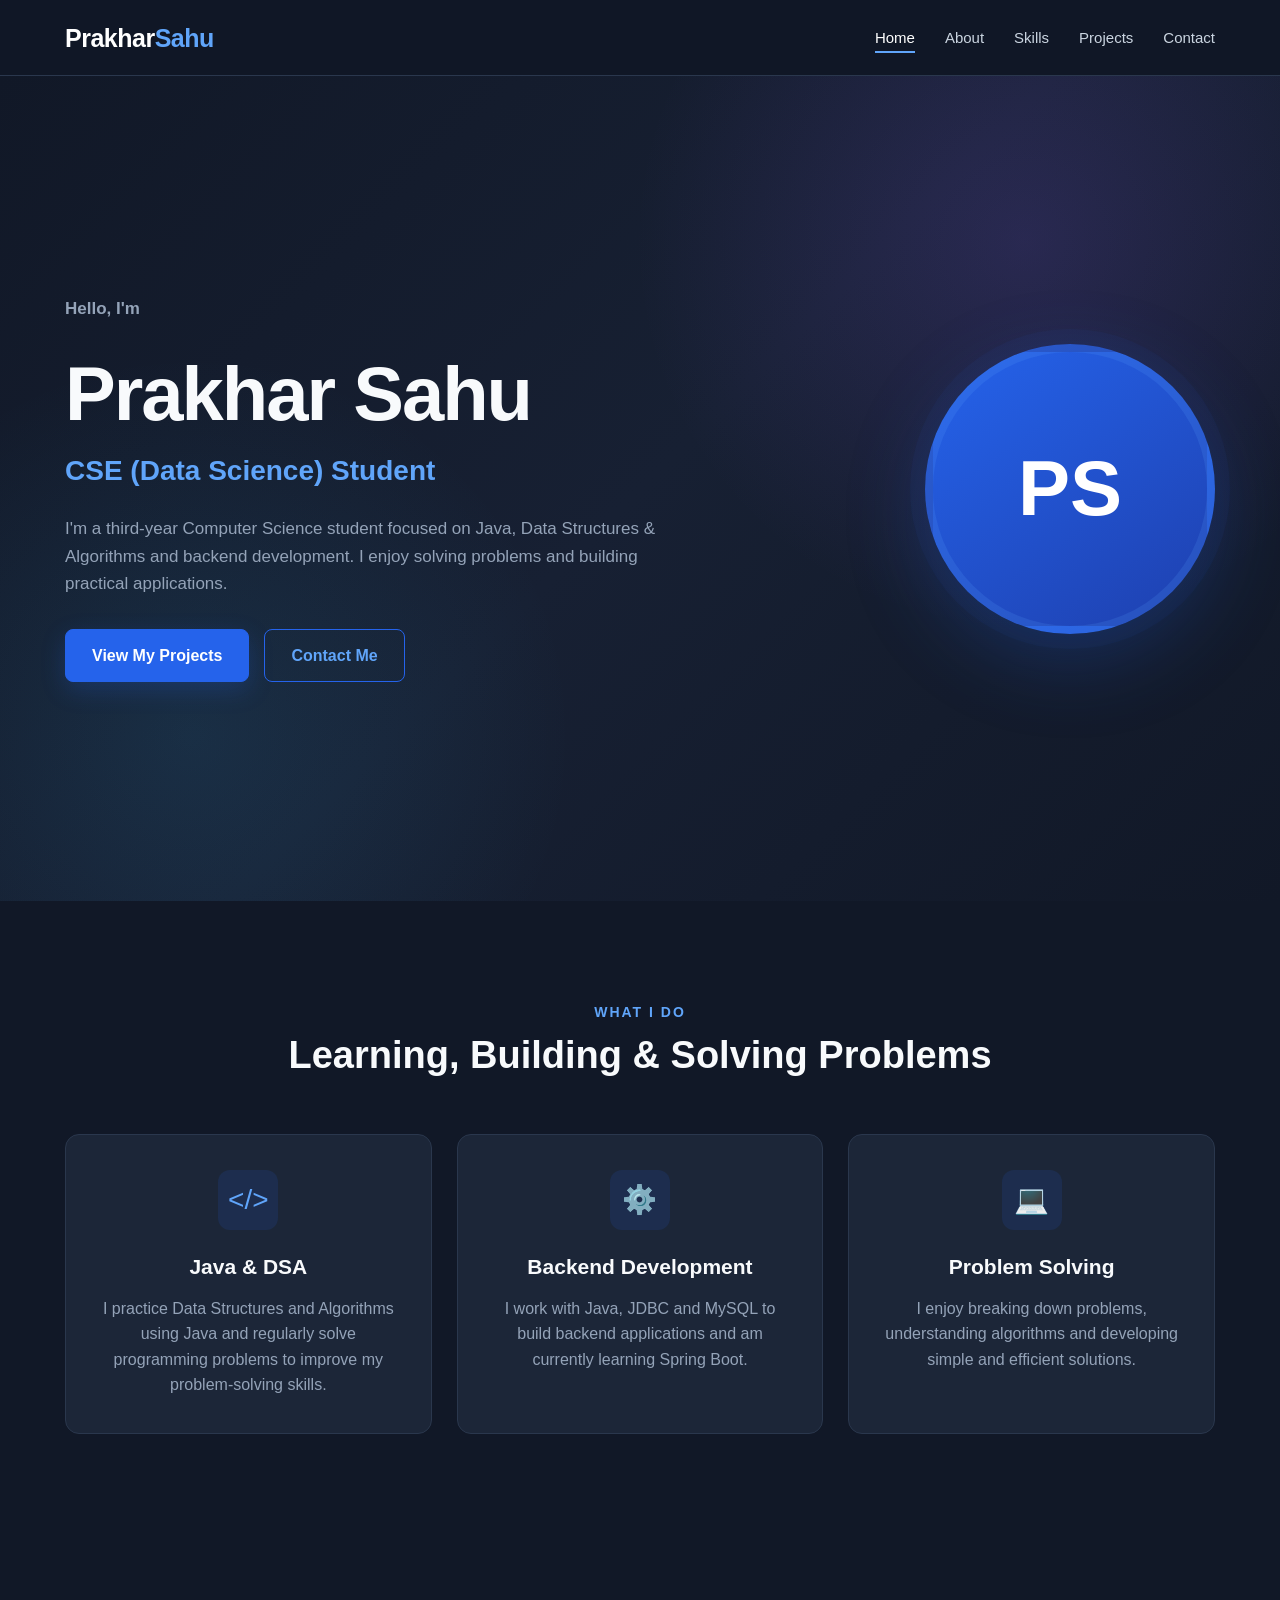
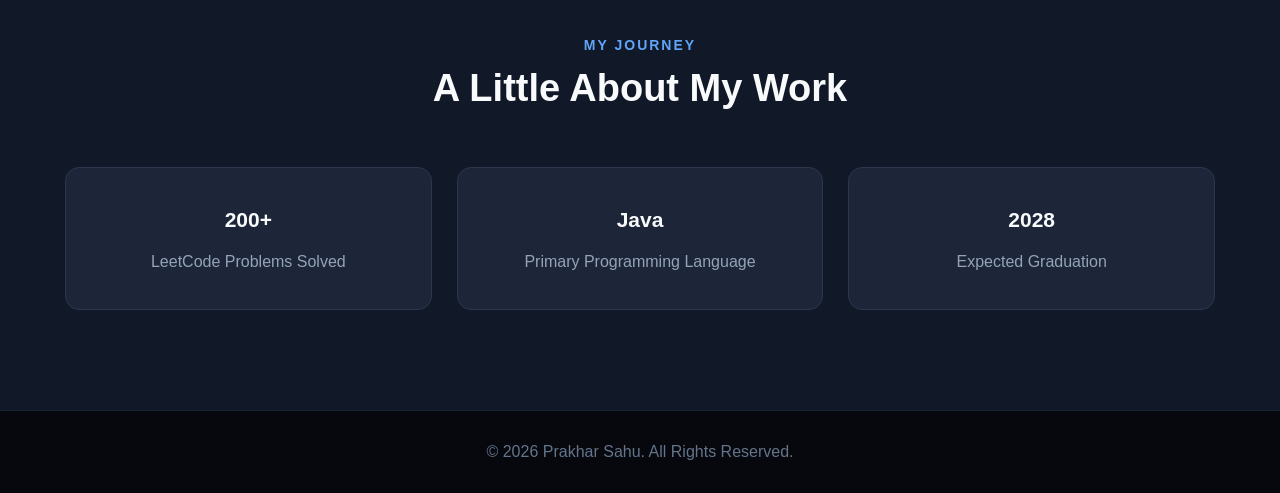
<file: index.html>
<!DOCTYPE html>

<html lang="en">
<head>
    <meta charset="UTF-8">
    <meta name="viewport" content="width=device-width, initial-scale=1.0">


<meta name="description"
      content="Portfolio of Prakhar Sahu - CSE (Data Science) student focused on Java, DSA and backend development.">

<title>Prakhar Sahu | Portfolio</title>

<link rel="stylesheet" href="style.css">


</head>

<body>


<!-- ================= HEADER ================= -->

<header class="header">

    <div class="container navbar">

        <a href="index.html" class="logo">
            Prakhar<span>Sahu</span>
        </a>

        <div>
            <ul class="nav-links">
                <li>
                    <a href="index.html" class="active">Home</a>
                </li>

                <li>
                    <a href="about.html">About</a>
                </li>

                <li>
                    <a href="skills.html">Skills</a>
                </li>

                <li>
                    <a href="projects.html">Projects</a>
                </li>

                <li>
                    <a href="contact.html">Contact</a>
                </li>
            </ul>
        </div>

    </div>

</header>


<main>

    <!-- ================= HERO ================= -->

    <section class="hero">

        <div class="container hero-content">

            <div class="hero-text">

                <p class="small-heading">
                    Hello, I'm
                </p>

                <h1>
                    Prakhar Sahu
                </h1>

                <h2>
                    CSE (Data Science) Student
                </h2>

                <p>
                    I'm a third-year Computer Science student focused on
                    Java, Data Structures & Algorithms and backend
                    development. I enjoy solving problems and building
                    practical applications.
                </p>

                <div class="hero-buttons">

                    <a href="projects.html" class="btn">
                        View My Projects
                    </a>

                    <a href="contact.html" class="btn btn-outline">
                        Contact Me
                    </a>

                </div>

            </div>


            <div class="hero-image">

                <div class="profile-circle">
                    PS
                </div>

            </div>

        </div>

    </section>


    <!-- ================= INTRO ================= -->

    <section class="section">

        <div class="container">

            <div class="section-title">

                <p>What I Do</p>

                <h2>
                    Learning, Building & Solving Problems
                </h2>

            </div>


            <div class="cards">

                <!-- CARD 1 -->

                <div class="card">

                    <div class="card-icon">
                        &lt;/&gt;
                    </div>

                    <h3>
                        Java & DSA
                    </h3>

                    <p>
                        I practice Data Structures and Algorithms
                        using Java and regularly solve programming
                        problems to improve my problem-solving skills.
                    </p>

                </div>


                <!-- CARD 2 -->

                <div class="card">

                    <div class="card-icon">
                        ⚙️
                    </div>

                    <h3>
                        Backend Development
                    </h3>

                    <p>
                        I work with Java, JDBC and MySQL to build
                        backend applications and am currently learning
                        Spring Boot.
                    </p>

                </div>


                <!-- CARD 3 -->

                <div class="card">

                    <div class="card-icon">
                        💻
                    </div>

                    <h3>
                        Problem Solving
                    </h3>

                    <p>
                        I enjoy breaking down problems, understanding
                        algorithms and developing simple and efficient
                        solutions.
                    </p>

                </div>

            </div>

        </div>

    </section>


    <!-- ================= QUICK STATS ================= -->

    <section class="section">

        <div class="container">

            <div class="section-title">

                <p>My Journey</p>

                <h2>
                    A Little About My Work
                </h2>

            </div>


            <div class="cards">

                <div class="card">

                    <h3>
                        200+
                    </h3>

                    <p>
                        LeetCode Problems Solved
                    </p>

                </div>


                <div class="card">

                    <h3>
                        Java
                    </h3>

                    <p>
                        Primary Programming Language
                    </p>

                </div>


                <div class="card">

                    <h3>
                        2028
                    </h3>

                    <p>
                        Expected Graduation
                    </p>

                </div>

            </div>

        </div>

    </section>

</main>


<!-- ================= FOOTER ================= -->

<footer class="footer">

    <p>
        © 2026 Prakhar Sahu. All Rights Reserved.
    </p>

</footer>


</body>
</html>
</file>
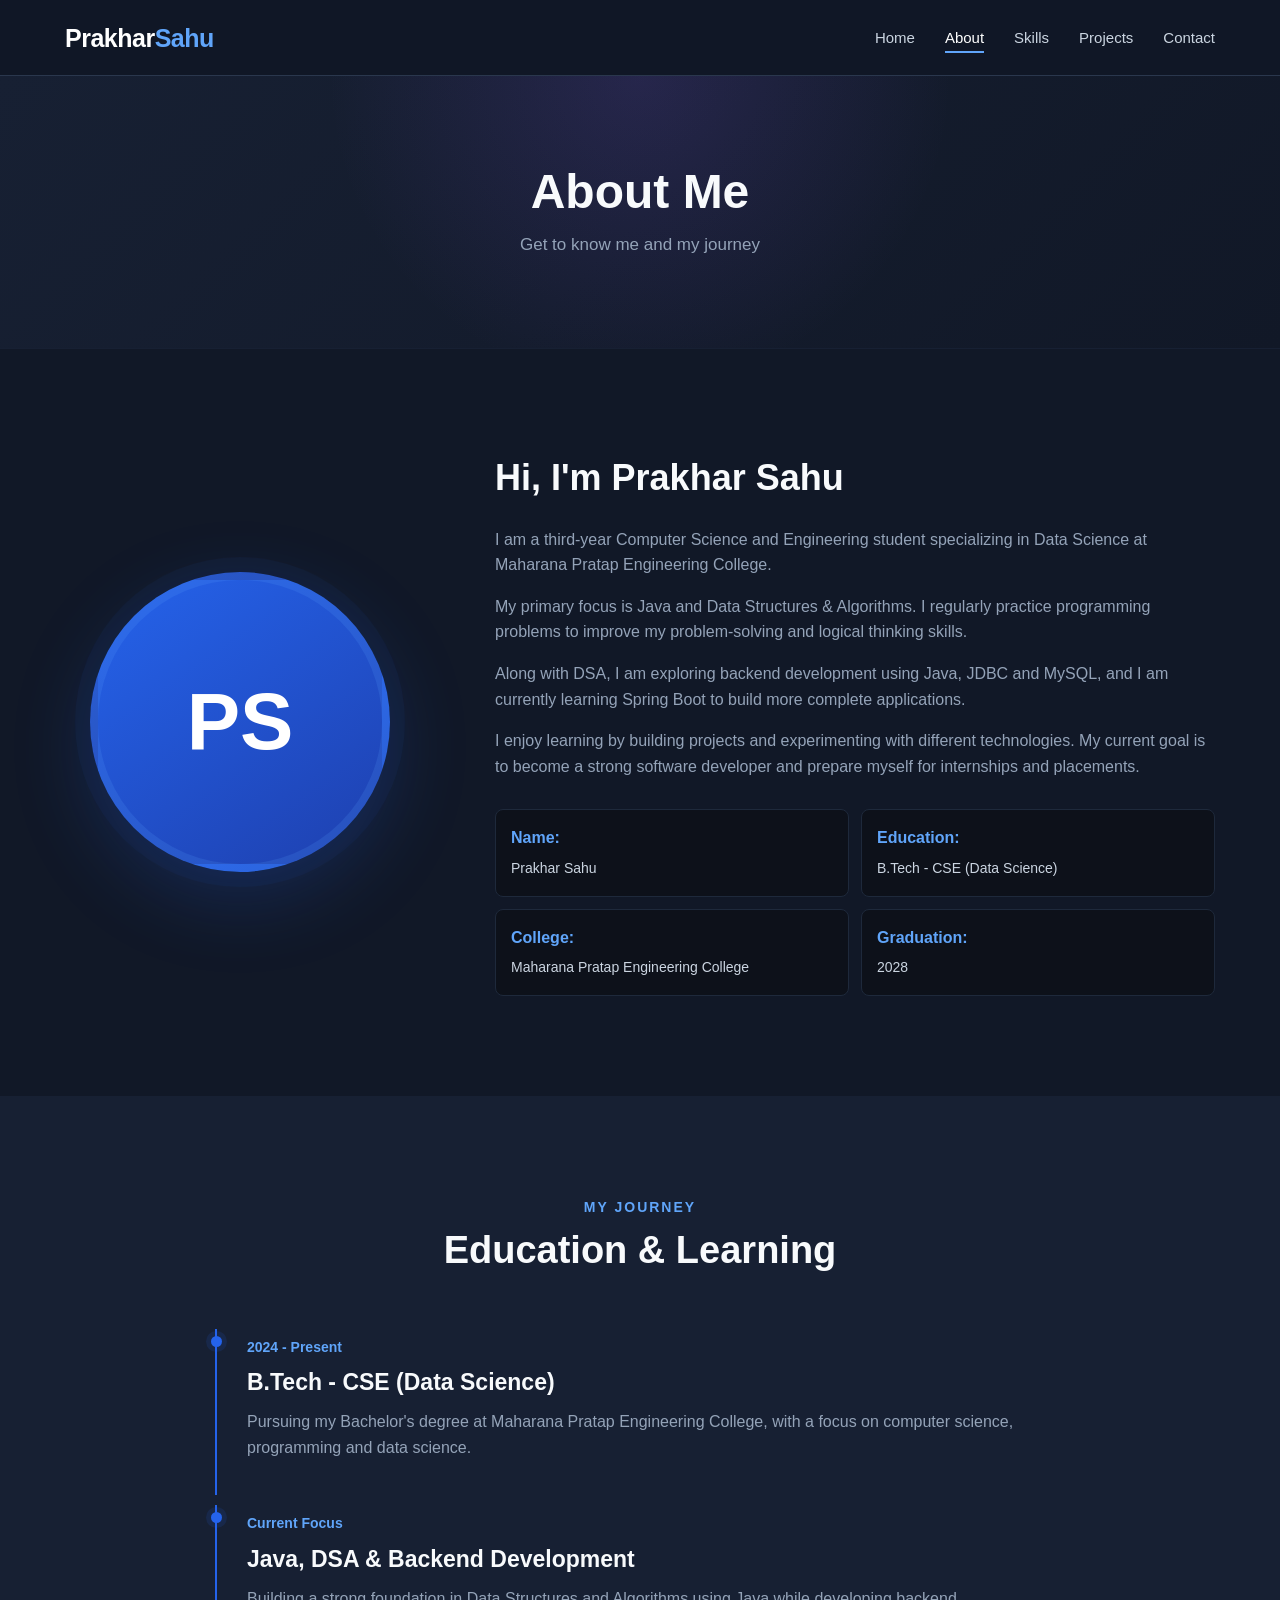
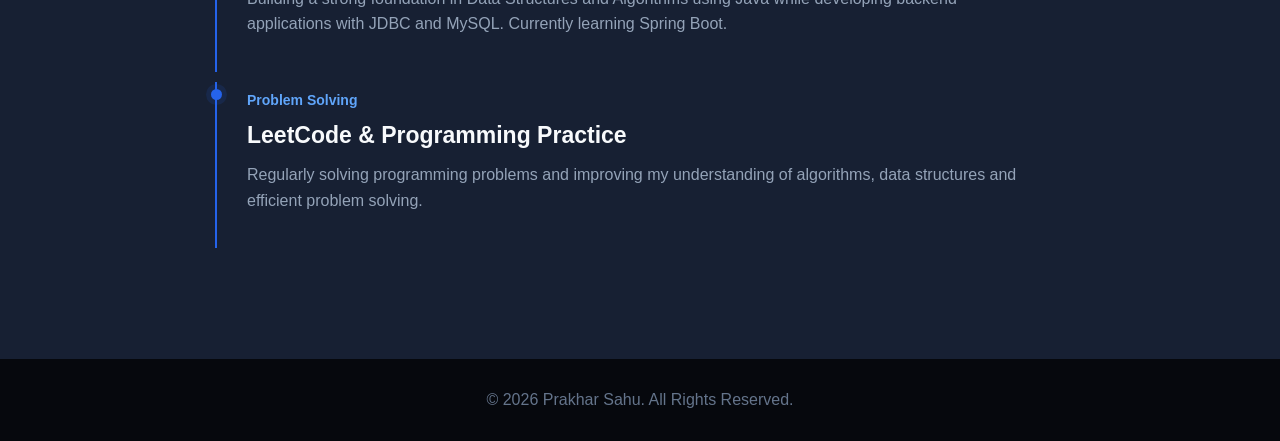
<file: about.html>
<!DOCTYPE html>

<html lang="en">

<head>

<meta charset="UTF-8">

<meta name="viewport"
      content="width=device-width, initial-scale=1.0">

<meta name="description"
      content="About Prakhar Sahu - CSE (Data Science) student focused on Java, DSA and backend development.">

<title>Prakhar Sahu | About</title>

<link rel="stylesheet" href="style.css">


</head>

<body>

<!-- ================= HEADER ================= -->

<header class="header">

    <div class="container navbar">

        <a href="index.html" class="logo">
            Prakhar<span>Sahu</span>
        </a>


        <nav>

            <ul class="nav-links">

                <li>
                    <a href="index.html">
                        Home
                    </a>
                </li>

                <li>
                    <a href="about.html" class="active">
                        About
                    </a>
                </li>

                <li>
                    <a href="skills.html">
                        Skills
                    </a>
                </li>

                <li>
                    <a href="projects.html">
                        Projects
                    </a>
                </li>

                <li>
                    <a href="contact.html">
                        Contact
                    </a>
                </li>

            </ul>

        </nav>

    </div>

</header>



<!-- ================= PAGE HEADER ================= -->

<section class="page-header">

    <div class="container">

        <h1>
            About Me
        </h1>

        <p>
            Get to know me and my journey
        </p>

    </div>

</section>



<!-- ================= ABOUT ================= -->

<main>

    <section class="section">

        <div class="container about-content">


            <div class="about-image">

                <div class="profile-large">
                    PS
                </div>

            </div>


            <div class="about-text">

                <h2>
                    Hi, I'm Prakhar Sahu
                </h2>

                <p>
                    I am a third-year Computer Science and Engineering
                    student specializing in Data Science at Maharana
                    Pratap Engineering College.
                </p>

                <p>
                    My primary focus is Java and Data Structures &
                    Algorithms. I regularly practice programming
                    problems to improve my problem-solving and
                    logical thinking skills.
                </p>

                <p>
                    Along with DSA, I am exploring backend development
                    using Java, JDBC and MySQL, and I am currently
                    learning Spring Boot to build more complete
                    applications.
                </p>

                <p>
                    I enjoy learning by building projects and
                    experimenting with different technologies.
                    My current goal is to become a strong software
                    developer and prepare myself for internships
                    and placements.
                </p>


                <div class="about-info">

                    <div>
                        <strong>Name:</strong>
                        <span>Prakhar Sahu</span>
                    </div>

                    <div>
                        <strong>Education:</strong>
                        <span>B.Tech - CSE (Data Science)</span>
                    </div>

                    <div>
                        <strong>College:</strong>
                        <span>Maharana Pratap Engineering College</span>
                    </div>

                    <div>
                        <strong>Graduation:</strong>
                        <span>2028</span>
                    </div>

                </div>

            </div>

        </div>

    </section>


    <!-- ================= EDUCATION ================= -->

    <section class="section light-section">

        <div class="container">

            <div class="section-title">

                <p>My Journey</p>

                <h2>
                    Education & Learning
                </h2>

            </div>


            <div class="timeline">

                <div class="timeline-item">

                    <span>
                        2024 - Present
                    </span>

                    <h3>
                        B.Tech - CSE (Data Science)
                    </h3>

                    <p>
                        Pursuing my Bachelor's degree at Maharana
                        Pratap Engineering College, with a focus on
                        computer science, programming and data science.
                    </p>

                </div>


                <div class="timeline-item">

                    <span>
                        Current Focus
                    </span>

                    <h3>
                        Java, DSA & Backend Development
                    </h3>

                    <p>
                        Building a strong foundation in Data Structures
                        and Algorithms using Java while developing
                        backend applications with JDBC and MySQL.
                        Currently learning Spring Boot.
                    </p>

                </div>


                <div class="timeline-item">

                    <span>
                        Problem Solving
                    </span>

                    <h3>
                        LeetCode & Programming Practice
                    </h3>

                    <p>
                        Regularly solving programming problems and
                        improving my understanding of algorithms,
                        data structures and efficient problem solving.
                    </p>

                </div>

            </div>

        </div>

    </section>

</main>



<!-- ================= FOOTER ================= -->

<footer class="footer">

    <p>
        © 2026 Prakhar Sahu. All Rights Reserved.
    </p>

</footer>


</body>
</html>
</file>
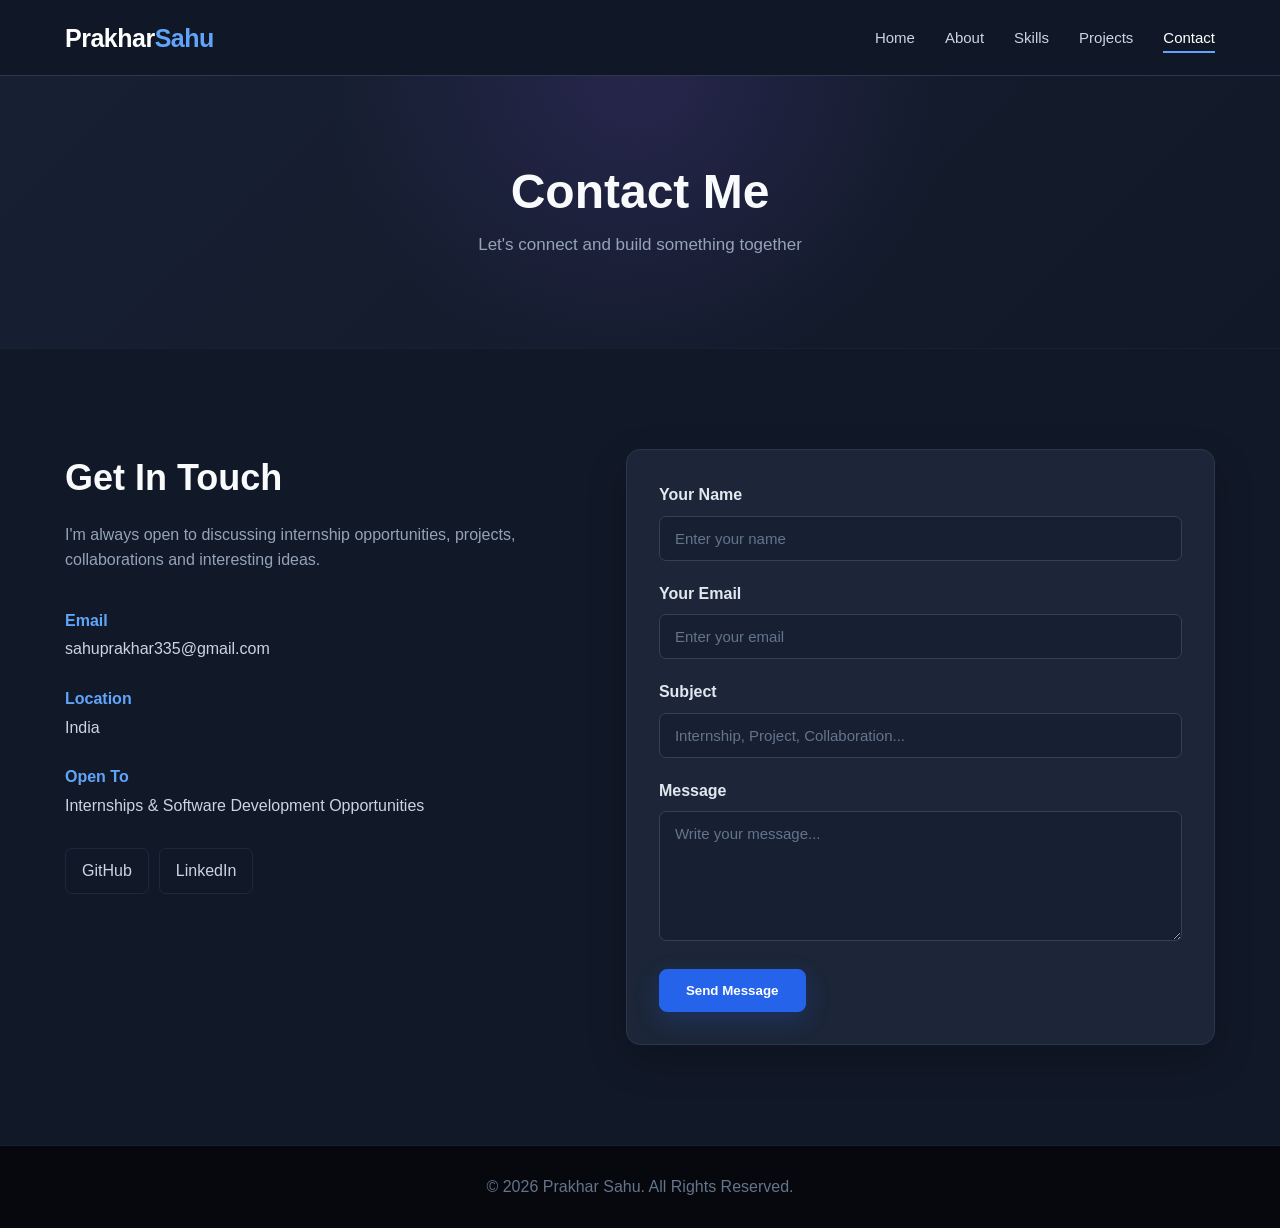
<file: contact.html>
<!DOCTYPE html>

<html lang="en">

<head>

<meta charset="UTF-8">

<meta name="viewport"
      content="width=device-width, initial-scale=1.0">

<meta name="description"
      content="Contact Prakhar Sahu for internship opportunities, projects and collaboration.">

<title>Prakhar Sahu | Contact</title>

<link rel="stylesheet" href="style.css">

</head>

<body>

<!-- ================= HEADER ================= -->

<header class="header">

    <div class="container navbar">

        <a href="index.html" class="logo">
            Prakhar<span>Sahu</span>
        </a>


        <nav>

            <ul class="nav-links">

                <li>
                    <a href="index.html">
                        Home
                    </a>
                </li>

                <li>
                    <a href="about.html">
                        About
                    </a>
                </li>

                <li>
                    <a href="skills.html">
                        Skills
                    </a>
                </li>

                <li>
                    <a href="projects.html">
                        Projects
                    </a>
                </li>

                <li>
                    <a href="contact.html" class="active">
                        Contact
                    </a>
                </li>

            </ul>

        </nav>

    </div>

</header>



<!-- ================= PAGE HEADER ================= -->

<section class="page-header">

    <div class="container">

        <h1>
            Contact Me
        </h1>

        <p>
            Let's connect and build something together
        </p>

    </div>

</section>



<!-- ================= CONTACT ================= -->

<main>

    <section class="section">

        <div class="container contact-container">


            <!-- ================= CONTACT INFO ================= -->

            <div class="contact-info">

                <h2>
                    Get In Touch
                </h2>

                <p>
                    I'm always open to discussing internship
                    opportunities, projects, collaborations and
                    interesting ideas.
                </p>


                <!-- EMAIL -->

                <div class="contact-item">

                    <strong>
                        Email
                    </strong>

                    <p>
                        sahuprakhar335@gmail.com
                        
                    </p>

                </div>


                <!-- LOCATION -->

                <div class="contact-item">

                    <strong>
                        Location
                    </strong>

                    <p>
                        India
                    </p>

                </div>


                <!-- AVAILABILITY -->

                <div class="contact-item">

                    <strong>
                        Open To
                    </strong>

                    <p>
                        Internships & Software Development Opportunities
                    </p>

                </div>


                <!-- SOCIAL LINKS -->

                <div class="social-links">

                    <a href="https://github.com/Prakhar140"
                       target="_blank"
                       rel="noopener noreferrer">
                        GitHub
                    </a>

                    <a href="https://www.linkedin.com/in/prakhar-sahu-dev"
                       target="_blank"
                       rel="noopener noreferrer">
                        LinkedIn
                    </a>

                </div>

            </div>



            <!-- ================= CONTACT FORM ================= -->

            <div class="contact-form">

                <form>


                    <div class="form-group">

                        <label for="name">
                            Your Name
                        </label>

                        <input
                            type="text"
                            id="name"
                            name="name"
                            placeholder="Enter your name"
                            required
                        >

                    </div>


                    <div class="form-group">

                        <label for="email">
                            Your Email
                        </label>

                        <input
                            type="email"
                            id="email"
                            name="email"
                            placeholder="Enter your email"
                            required
                        >

                    </div>


                    <div class="form-group">

                        <label for="subject">
                            Subject
                        </label>

                        <input
                            type="text"
                            id="subject"
                            name="subject"
                            placeholder="Internship, Project, Collaboration..."
                        >

                    </div>


                    <div class="form-group">

                        <label for="message">
                            Message
                        </label>

                        <textarea
                            id="message"
                            name="message"
                            rows="6"
                            placeholder="Write your message..."
                            required
                        ></textarea>

                    </div>


                    <button
                        type="submit"
                        class="btn">
                        Send Message
                    </button>


                </form>

            </div>

        </div>

    </section>

</main>



<!-- ================= FOOTER ================= -->

<footer class="footer">

    <p>
        © 2026 Prakhar Sahu. All Rights Reserved.
    </p>

</footer>


</body>
</html>
</file>
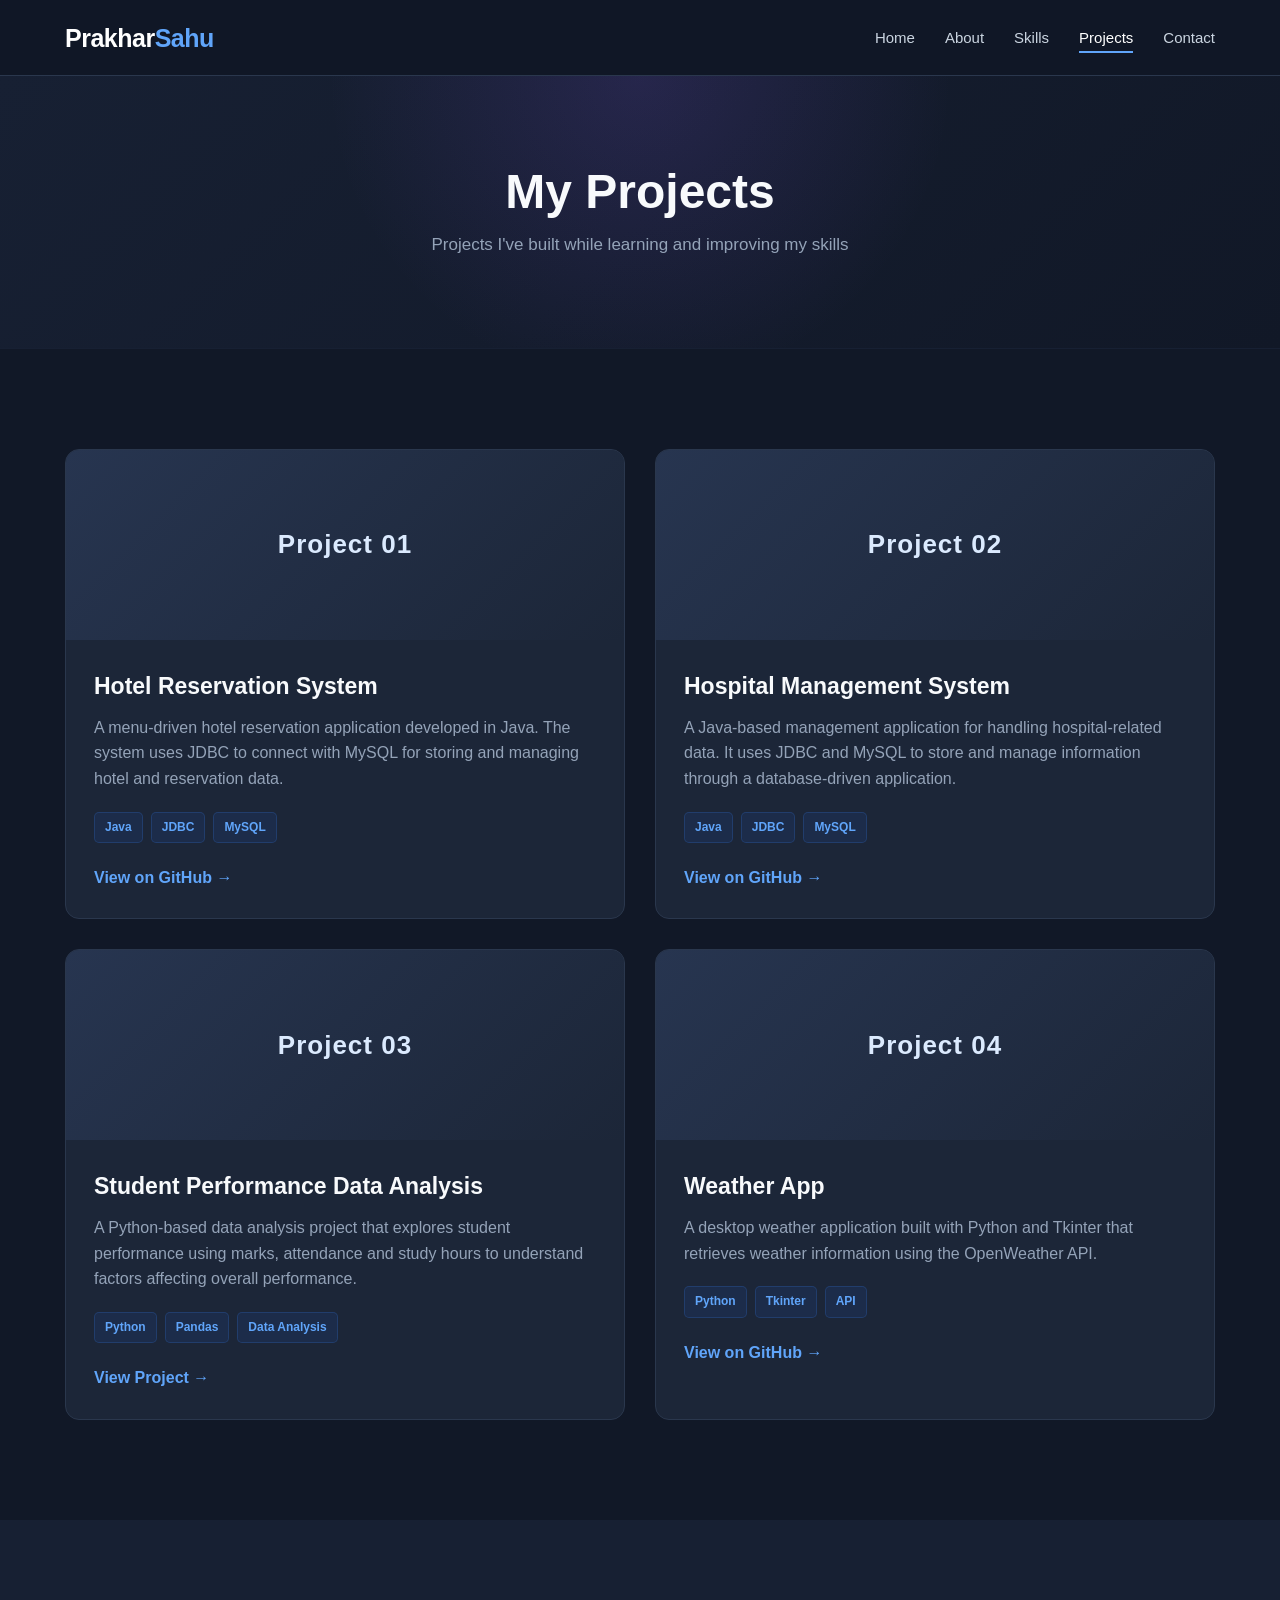
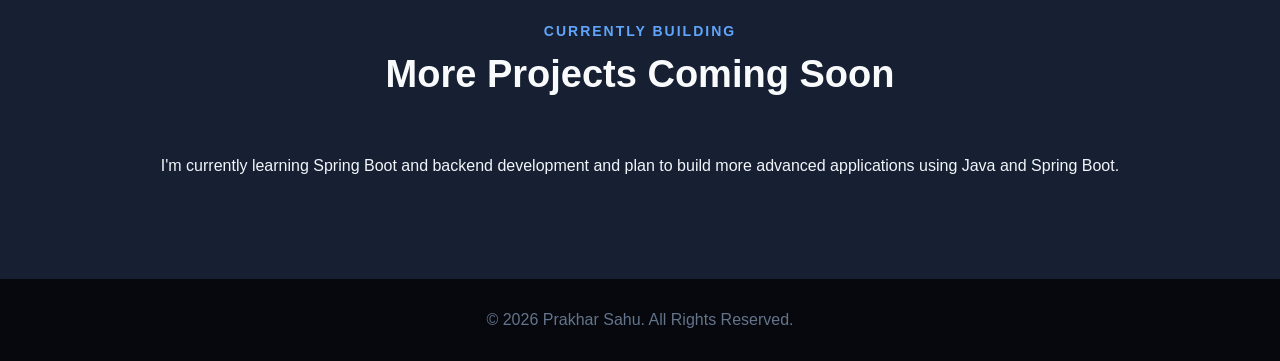
<file: projects.html>
<!DOCTYPE html>

<html lang="en">

<head>

<meta charset="UTF-8">

<meta name="viewport"
      content="width=device-width, initial-scale=1.0">

<meta name="description"
      content="Projects by Prakhar Sahu including Java, JDBC, MySQL and Python projects.">

<title>Prakhar Sahu | Projects</title>

<link rel="stylesheet" href="style.css">

</head>

<body>

<!-- ================= HEADER ================= -->

<header class="header">

    <div class="container navbar">

        <a href="index.html" class="logo">
            Prakhar<span>Sahu</span>
        </a>


        <nav>

            <ul class="nav-links">

                <li>
                    <a href="index.html">
                        Home
                    </a>
                </li>

                <li>
                    <a href="about.html">
                        About
                    </a>
                </li>

                <li>
                    <a href="skills.html">
                        Skills
                    </a>
                </li>

                <li>
                    <a href="projects.html" class="active">
                        Projects
                    </a>
                </li>

                <li>
                    <a href="contact.html">
                        Contact
                    </a>
                </li>

            </ul>

        </nav>

    </div>

</header>



<!-- ================= PAGE HEADER ================= -->

<section class="page-header">

    <div class="container">

        <h1>
            My Projects
        </h1>

        <p>
            Projects I've built while learning and improving my skills
        </p>

    </div>

</section>



<!-- ================= PROJECTS ================= -->

<main>

    <section class="section">

        <div class="container">

            <div class="projects-grid">


                <!-- ================= PROJECT 1 ================= -->

                <article class="project-card">

                    <div class="project-image">
                        Project 01
                    </div>

                    <div class="project-content">

                        <h2>
                            Hotel Reservation System
                        </h2>

                        <p>
                            A menu-driven hotel reservation
                            application developed in Java.
                            The system uses JDBC to connect
                            with MySQL for storing and managing
                            hotel and reservation data.
                        </p>

                        <div class="project-tags">

                            <span>Java</span>

                            <span>JDBC</span>

                            <span>MySQL</span>

                        </div>

                        <a href="https://github.com/Prakhar140/Hotel-Resesrvation-System"
                           class="project-link"
                           target="_blank"
                           rel="noopener noreferrer">
                            View on GitHub →
                        </a>

                    </div>

                </article>



                <!-- ================= PROJECT 2 ================= -->

                <article class="project-card">

                    <div class="project-image">
                        Project 02
                    </div>

                    <div class="project-content">

                        <h2>
                            Hospital Management System
                        </h2>

                        <p>
                            A Java-based management application
                            for handling hospital-related data.
                            It uses JDBC and MySQL to store and
                            manage information through a
                            database-driven application.
                        </p>

                        <div class="project-tags">

                            <span>Java</span>

                            <span>JDBC</span>

                            <span>MySQL</span>

                        </div>

                        <a href="https://github.com/Prakhar140/Hospital-Management-System"
                           class="project-link"
                           target="_blank"
                           rel="noopener noreferrer">
                            View on GitHub →
                        </a>

                    </div>

                </article>



                <!-- ================= PROJECT 3 ================= -->

                <article class="project-card">

                    <div class="project-image">
                        Project 03
                    </div>

                    <div class="project-content">

                        <h2>
                            Student Performance Data Analysis
                        </h2>

                        <p>
                            A Python-based data analysis project
                            that explores student performance
                            using marks, attendance and study
                            hours to understand factors affecting
                            overall performance.
                        </p>

                        <div class="project-tags">

                            <span>Python</span>

                            <span>Pandas</span>

                            <span>Data Analysis</span>

                        </div>

                        <a href="https://github.com/Prakhar140/Student-Performance-Data-Analysis"
                           class="project-link">
                            View Project →
                        </a>

                    </div>

                </article>



                <!-- ================= PROJECT 4 ================= -->

                <article class="project-card">

                    <div class="project-image">
                        Project 04
                    </div>

                    <div class="project-content">

                        <h2>
                            Weather App
                        </h2>

                        <p>
                            A desktop weather application built
                            with Python and Tkinter that retrieves
                            weather information using the
                            OpenWeather API.
                        </p>

                        <div class="project-tags">

                            <span>Python</span>

                            <span>Tkinter</span>

                            <span>API</span>

                        </div>

                        <a href="https://github.com/Prakhar140/weather-app-python"
                           class="project-link"
                           target="_blank"
                           rel="noopener noreferrer">
                            View on GitHub →
                        </a>

                    </div>

                </article>


            </div>

        </div>

    </section>


    <!-- ================= FUTURE PROJECTS ================= -->

    <section class="section light-section">

        <div class="container">

            <div class="section-title">

                <p>
                    Currently Building
                </p>

                <h2>
                    More Projects Coming Soon
                </h2>

            </div>

            <p style="text-align: center;">
                I'm currently learning Spring Boot and backend
                development and plan to build more advanced
                applications using Java and Spring Boot.
            </p>

        </div>

    </section>

</main>



<!-- ================= FOOTER ================= -->

<footer class="footer">

    <p>
        © 2026 Prakhar Sahu. All Rights Reserved.
    </p>

</footer>

</body>
</html>
</file>
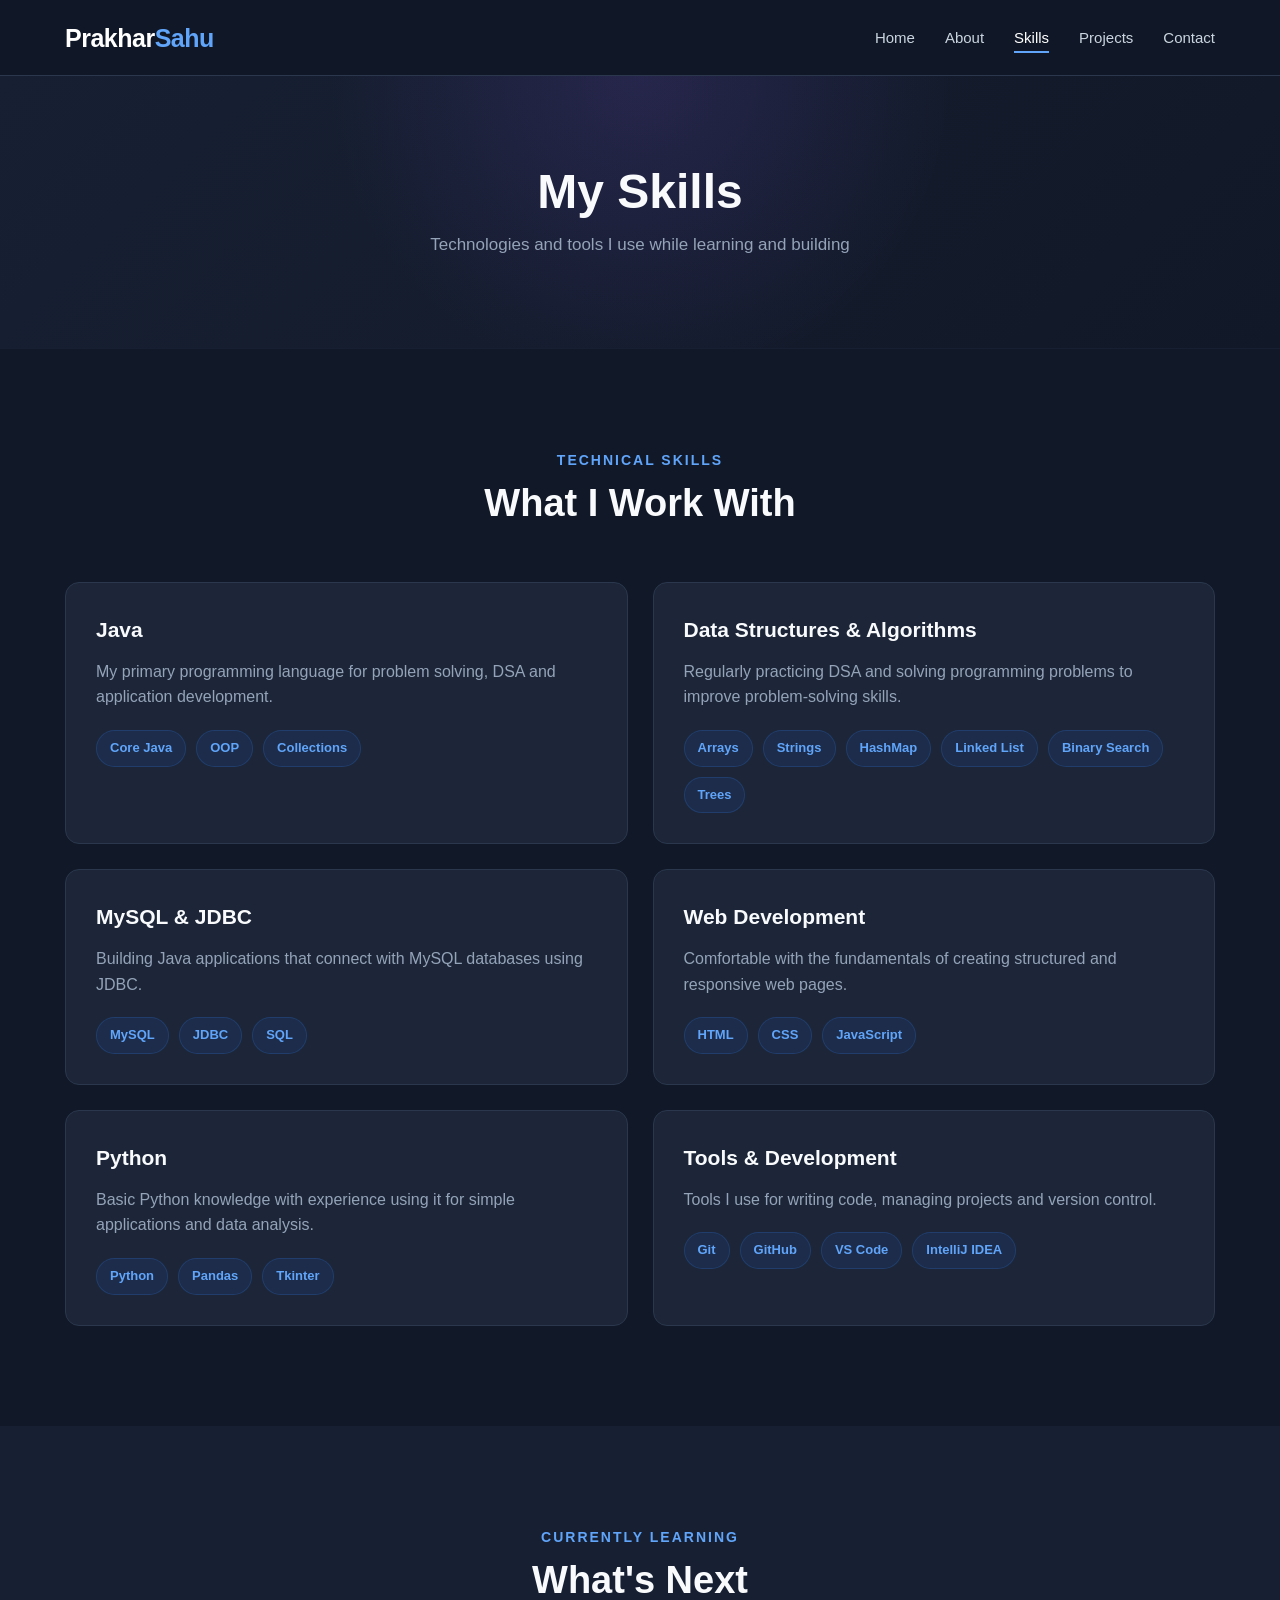
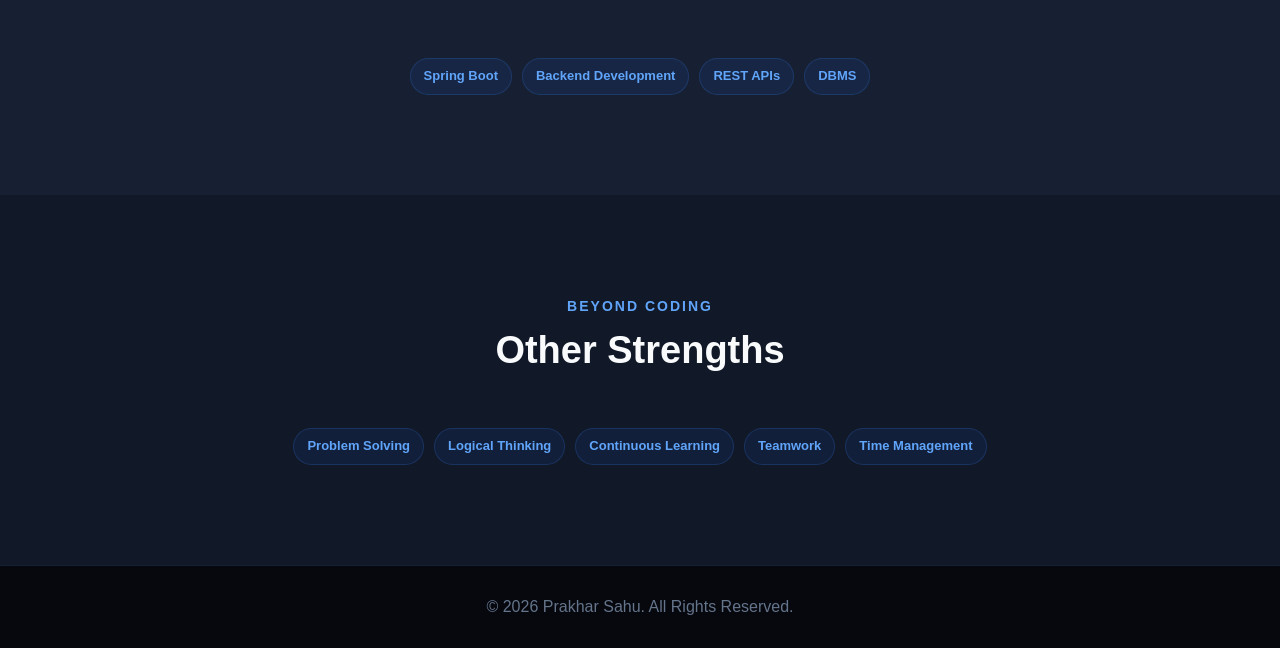
<file: skills.html>
<!DOCTYPE html>

<html lang="en">

<head>

<meta charset="UTF-8">

<meta name="viewport"
      content="width=device-width, initial-scale=1.0">

<meta name="description"
      content="Technical skills of Prakhar Sahu including Java, DSA, MySQL, JDBC, web technologies and backend development.">

<title>Prakhar Sahu | Skills</title>

<link rel="stylesheet" href="style.css">


</head>

<body>


<!-- ================= HEADER ================= -->

<header class="header">

    <div class="container navbar">

        <a href="index.html" class="logo">
            Prakhar<span>Sahu</span>
        </a>


        <nav>

            <ul class="nav-links">

                <li>
                    <a href="index.html">
                        Home
                    </a>
                </li>

                <li>
                    <a href="about.html">
                        About
                    </a>
                </li>

                <li>
                    <a href="skills.html" class="active">
                        Skills
                    </a>
                </li>

                <li>
                    <a href="projects.html">
                        Projects
                    </a>
                </li>

                <li>
                    <a href="contact.html">
                        Contact
                    </a>
                </li>

            </ul>

        </nav>

    </div>

</header>



<!-- ================= PAGE HEADER ================= -->

<section class="page-header">

    <div class="container">

        <h1>
            My Skills
        </h1>

        <p>
            Technologies and tools I use while learning and building
        </p>

    </div>

</section>



<!-- ================= SKILLS ================= -->

<main>

    <section class="section">

        <div class="container">

            <div class="section-title">

                <p>
                    Technical Skills
                </p>

                <h2>
                    What I Work With
                </h2>

            </div>


            <div class="skills-grid">


                <!-- ================= PROGRAMMING ================= -->

                <div class="skill-card">

                    <h3>
                        Java
                    </h3>

                    <p>
                        My primary programming language for
                        problem solving, DSA and application
                        development.
                    </p>

                    <div class="tags">

                        <span>Core Java</span>
                        <span>OOP</span>
                        <span>Collections</span>

                    </div>

                </div>


                <!-- ================= DSA ================= -->

                <div class="skill-card">

                    <h3>
                        Data Structures & Algorithms
                    </h3>

                    <p>
                        Regularly practicing DSA and solving
                        programming problems to improve
                        problem-solving skills.
                    </p>

                    <div class="tags">

                        <span>Arrays</span>
                        <span>Strings</span>
                        <span>HashMap</span>
                        <span>Linked List</span>
                        <span>Binary Search</span>
                        <span>Trees</span>

                    </div>

                </div>


                <!-- ================= DATABASE ================= -->

                <div class="skill-card">

                    <h3>
                        MySQL & JDBC
                    </h3>

                    <p>
                        Building Java applications that connect
                        with MySQL databases using JDBC.
                    </p>

                    <div class="tags">

                        <span>MySQL</span>
                        <span>JDBC</span>
                        <span>SQL</span>

                    </div>

                </div>


                <!-- ================= WEB ================= -->

                <div class="skill-card">

                    <h3>
                        Web Development
                    </h3>

                    <p>
                        Comfortable with the fundamentals of
                        creating structured and responsive
                        web pages.
                    </p>

                    <div class="tags">

                        <span>HTML</span>
                        <span>CSS</span>
                        <span>JavaScript</span>

                    </div>

                </div>


                <!-- ================= PYTHON ================= -->

                <div class="skill-card">

                    <h3>
                        Python
                    </h3>

                    <p>
                        Basic Python knowledge with experience
                        using it for simple applications and
                        data analysis.
                    </p>

                    <div class="tags">

                        <span>Python</span>
                        <span>Pandas</span>
                        <span>Tkinter</span>

                    </div>

                </div>


                <!-- ================= TOOLS ================= -->

                <div class="skill-card">

                    <h3>
                        Tools & Development
                    </h3>

                    <p>
                        Tools I use for writing code, managing
                        projects and version control.
                    </p>

                    <div class="tags">

                        <span>Git</span>
                        <span>GitHub</span>
                        <span>VS Code</span>
                        <span>IntelliJ IDEA</span>

                    </div>

                </div>

            </div>

        </div>

    </section>


    <!-- ================= CURRENTLY LEARNING ================= -->

    <section class="section light-section">

        <div class="container">

            <div class="section-title">

                <p>
                    Currently Learning
                </p>

                <h2>
                    What's Next
                </h2>

            </div>


            <div class="tags">

                <span>Spring Boot</span>

                <span>Backend Development</span>

                <span>REST APIs</span>

                <span>DBMS</span>

            </div>

        </div>

    </section>


    <!-- ================= SOFT SKILLS ================= -->

    <section class="section">

        <div class="container">

            <div class="section-title">

                <p>
                    Beyond Coding
                </p>

                <h2>
                    Other Strengths
                </h2>

            </div>


            <div class="tags">

                <span>Problem Solving</span>

                <span>Logical Thinking</span>

                <span>Continuous Learning</span>

                <span>Teamwork</span>

                <span>Time Management</span>

            </div>

        </div>

    </section>

</main>



<!-- ================= FOOTER ================= -->

<footer class="footer">

    <p>
        © 2026 Prakhar Sahu. All Rights Reserved.
    </p>

</footer>


</body>
</html>
</file>
<file: style.css>
/* =====================================================
RESET
===================================================== */

* {
  margin: 0;
  padding: 0;
  box-sizing: border-box;
  }

html {
scroll-behavior: smooth;
}

body {
font-family: "Segoe UI", Arial, Helvetica, sans-serif;
line-height: 1.6;
background: #111827;
color: #F1F5F9;
}

a {
text-decoration: none;
color: inherit;
}

ul {
list-style: none;
}

img {
max-width: 100%;
display: block;
}

/* =====================================================
COMMON
===================================================== */

.container {
width: 90%;
max-width: 1150px;
margin: auto;
}

.section {
padding: 100px 0;
}

.light-section {
background: #172033;
}

.section-title {
text-align: center;
margin-bottom: 55px;
}

.section-title p {
color: #60a5fa;
font-size: 14px;
font-weight: 700;
margin-bottom: 10px;
text-transform: uppercase;
letter-spacing: 2px;
}

.section-title h2 {
color: #f8fafc;
font-size: 38px;
line-height: 1.2;
}

/* =====================================================
HEADER / NAVBAR
===================================================== */

.header {
background: rgba(17, 24, 39, 0.92);
color: white;


position: sticky;
top: 0;
z-index: 1000;

border-bottom: 1px solid #2A374D;

backdrop-filter: blur(12px);


}

.navbar {
min-height: 75px;


display: flex;
justify-content: space-between;
align-items: center;


}

.logo {
font-size: 25px;
font-weight: 800;
letter-spacing: -0.5px;
}

.logo span {
color: #60a5fa;
}

.nav-links {
display: flex;
align-items: center;
gap: 30px;
}

.nav-links a {
position: relative;


color: #cbd5e1;

font-size: 15px;
font-weight: 500;

transition: 0.3s ease;


}

.nav-links a::after {
content: "";


position: absolute;

width: 0;
height: 2px;

left: 0;
bottom: -7px;

background: #60a5fa;

transition: 0.3s ease;


}

.nav-links a:hover,
.nav-links a.active {
color: #ffffff;
}

.nav-links a:hover::after,
.nav-links a.active::after {
width: 100%;
}

/* =====================================================
HERO
===================================================== */

.hero {
min-height: calc(100vh - 75px);


display: flex;
align-items: center;

position: relative;
overflow: hidden;

background:
    radial-gradient(
        circle at 80% 20%,
        rgba(139, 92, 246, 0.16),
        transparent 32%
    ),
    radial-gradient(
        circle at 15% 80%,
        rgba(56, 189, 248, 0.10),
        transparent 30%
    ),
    linear-gradient(
        135deg,
        #111827 0%,
        #172033 50%,
        #111827 100%
    );


}

.hero-content {
display: flex;


justify-content: space-between;
align-items: center;

gap: 80px;


}

.hero-text {
max-width: 680px;
}

.small-heading {
color: #60a5fa;


font-size: 18px;
font-weight: 700;

margin-bottom: 12px;


}

.hero-text h1 {
color: #f8fafc;


font-size: clamp(48px, 7vw, 76px);

line-height: 1.05;

letter-spacing: -2px;

margin-bottom: 15px;


}

.hero-text h2 {
color: #60a5fa;


font-size: 28px;

font-weight: 600;

margin-bottom: 22px;


}

.hero-text > p {
color: #94a3b8;


font-size: 17px;

max-width: 620px;

margin-bottom: 32px;


}

.hero-buttons {
display: flex;
gap: 15px;
flex-wrap: wrap;
}

/* =====================================================
BUTTON
===================================================== */

.btn {
display: inline-block;


background: #2563eb;
color: white;

padding: 13px 26px;

border-radius: 8px;

border: 1px solid #2563eb;

font-weight: 700;

box-shadow:
    0 8px 25px rgba(37, 99, 235, 0.22);

transition: 0.3s ease;


}

.btn:hover {
background: #3b82f6;


transform: translateY(-3px);

box-shadow:
    0 12px 30px rgba(37, 99, 235, 0.32);


}

.btn-outline {
background: transparent;


color: #60a5fa;

box-shadow: none;


}

.btn-outline:hover {
background: #2563eb;


color: white;


}

/* =====================================================
PROFILE
===================================================== */

.hero-image {
display: flex;
justify-content: center;
align-items: center;
}

.profile-circle {
width: 290px;
height: 290px;


border-radius: 50%;

background:
    linear-gradient(
        145deg,
        #2563eb,
        #1e40af
    );

color: white;

display: flex;
align-items: center;
justify-content: center;

font-size: 78px;
font-weight: 800;

border: 8px solid rgba(96, 165, 250, 0.15);

box-shadow:
    0 0 0 15px rgba(37, 99, 235, 0.05),
    0 25px 80px rgba(37, 99, 235, 0.25);

animation: float 5s ease-in-out infinite;


}

.profile-large {
width: 300px;
height: 300px;


border-radius: 50%;

background:
    linear-gradient(
        145deg,
        #2563eb,
        #1e40af
    );

color: white;

display: flex;
align-items: center;
justify-content: center;

font-size: 80px;
font-weight: 800;

border: 8px solid rgba(96, 165, 250, 0.15);

box-shadow:
    0 0 0 15px rgba(37, 99, 235, 0.05),
    0 25px 80px rgba(37, 99, 235, 0.22);


}

@keyframes float {


0%,
100% {
    transform: translateY(0);
}

50% {
    transform: translateY(-10px);
}


}

/* =====================================================
HOME CARDS
===================================================== */

.cards {
display: grid;


grid-template-columns: repeat(3, 1fr);

gap: 25px;


}

.card {
position: relative;


padding: 35px 28px;

text-align: center;

background: #1C2638;
border: 1px solid #2A374D;

border-radius: 14px;

transition: 0.35s ease;


}

.card::before {
content: "";


position: absolute;

top: 0;
left: 10%;

width: 80%;
height: 1px;

background: linear-gradient(
    90deg,
    transparent,
    #3b82f6,
    transparent
);

opacity: 0;

transition: 0.3s;


}

.card:hover {
transform: translateY(-8px);


border-color: rgba(59, 130, 246, 0.4);

box-shadow:
    0 20px 50px rgba(0, 0, 0, 0.3);


}

.card:hover::before {
opacity: 1;
}

.card-icon {
width: 60px;
height: 60px;


margin: 0 auto 20px;

display: flex;
align-items: center;
justify-content: center;

border-radius: 12px;

background: rgba(37, 99, 235, 0.12);

color: #60a5fa;

font-size: 28px;


}

.card h3 {
color: #f8fafc;


margin-bottom: 12px;

font-size: 21px;


}

.card p {
color: #94a3b8;
}

/* =====================================================
PAGE HEADER
===================================================== */

.page-header {
position: relative;


padding: 90px 0;

text-align: center;

 background:
        radial-gradient(
            circle at 50% 0%,
            rgba(139, 92, 246, 0.15),
            transparent 45%
        ),
        linear-gradient(
            135deg,
            #172033,
            #111827
        );

border-bottom: 1px solid #172033;


}

.page-header h1 {
color: #f8fafc;


font-size: 48px;

line-height: 1.1;

margin-bottom: 12px;


}

.page-header p {
color: #94a3b8;


font-size: 17px;


}

/* =====================================================
ABOUT
===================================================== */

.about-content {
display: grid;


grid-template-columns: 350px 1fr;

gap: 80px;

align-items: center;


}

.about-image {
display: flex;
justify-content: center;
}

.about-text h2 {
color: #f8fafc;


font-size: 36px;

margin-bottom: 20px;


}

.about-text p {
color: #94a3b8;


margin-bottom: 16px;


}

.about-info {
margin-top: 30px;


display: grid;

grid-template-columns: repeat(2, 1fr);

gap: 12px;


}

.about-info div {
padding: 15px;


background: #0d111a;

border: 1px solid #1e293b;

border-radius: 8px;


}

.about-info strong {
display: block;


color: #60a5fa;

margin-bottom: 4px;


}

.about-info span {
color: #cbd5e1;


font-size: 14px;


}

/* =====================================================
TIMELINE
===================================================== */

.timeline {
max-width: 850px;


margin: auto;


}

.timeline-item {
position: relative;


border-left: 2px solid #2563eb;

padding: 5px 30px 35px;

margin-bottom: 10px;


}

.timeline-item::before {
content: "";


position: absolute;

width: 11px;
height: 11px;

border-radius: 50%;

background: #2563eb;

left: -6.5px;
top: 7px;

box-shadow:
    0 0 0 5px rgba(37, 99, 235, 0.12);


}

.timeline-item span {
color: #60a5fa;


font-size: 14px;

font-weight: 700;


}

.timeline-item h3 {
color: #f8fafc;


font-size: 23px;

margin: 5px 0 8px;


}

.timeline-item p {
color: #94a3b8;
}

/* =====================================================
SKILLS
===================================================== */

.skills-grid {
display: grid;


grid-template-columns: repeat(2, 1fr);

gap: 25px;


}

.skill-card {
padding: 30px;


 background: #1C2638;
border: 1px solid #2A374D;

border-radius: 14px;

transition: 0.35s ease;


}

.skill-card:hover {
transform: translateY(-6px);


border-color: rgba(59, 130, 246, 0.4);

box-shadow:
    0 18px 45px rgba(0, 0, 0, 0.25);


}

.skill-card h3 {
color: #f8fafc;


font-size: 21px;

margin-bottom: 12px;


}

.skill-card > p {
color: #94a3b8;


margin-bottom: 20px;


}

/* =====================================================
SKILL TAGS
===================================================== */

.tags {
display: flex;


justify-content: center;

gap: 10px;

flex-wrap: wrap;


}

.skill-card .tags {
justify-content: flex-start;
}

.tags span {
display: inline-block;


background: rgba(37, 99, 235, 0.1);

color: #60a5fa;

border: 1px solid rgba(59, 130, 246, 0.2);

padding: 7px 13px;

border-radius: 30px;

font-size: 13px;

font-weight: 600;


}

/* =====================================================
PROJECTS
===================================================== */

.projects-grid {
display: grid;


grid-template-columns: repeat(2, 1fr);

gap: 30px;


}

.project-card {
overflow: hidden;


background: #1C2638;
border: 1px solid #2A374D;

border-radius: 14px;

transition: 0.35s ease;


}

.project-card:hover {
transform: translateY(-8px);


border-color: rgba(59, 130, 246, 0.4);

box-shadow:
    0 20px 50px rgba(0, 0, 0, 0.35);


}

.project-image {
height: 190px;


display: flex;

align-items: center;

justify-content: center;

background:
        linear-gradient(
            135deg,
            #273550,
            #1C2638
        );

color: #dbeafe;

font-size: 26px;

font-weight: 800;

letter-spacing: 1px;


}

.project-content {
padding: 28px;
}

.project-content h2 {
color: #f8fafc;


font-size: 23px;

margin-bottom: 10px;


}

.project-content p {
color: #94a3b8;


margin-bottom: 20px;


}

.project-tags {
display: flex;


gap: 8px;

flex-wrap: wrap;

margin-bottom: 22px;


}

.project-tags span {
background: rgba(37, 99, 235, 0.1);


color: #60a5fa;

border: 1px solid rgba(59, 130, 246, 0.2);

padding: 5px 10px;

border-radius: 5px;

font-size: 12px;

font-weight: 600;


}

.project-link {
color: #60a5fa;


font-weight: 700;

transition: 0.3s;


}

.project-link:hover {
color: #93c5fd;


padding-left: 5px;


}

/* =====================================================
CONTACT
===================================================== */

.contact-container {
display: grid;


grid-template-columns: 1fr 1.2fr;

gap: 70px;

align-items: start;


}

.contact-info h2 {
color: #f8fafc;


font-size: 36px;

margin-bottom: 15px;


}

.contact-info > p {
color: #94a3b8;


margin-bottom: 35px;


}

.contact-item {
margin-bottom: 24px;
}

.contact-item strong {
display: block;


color: #60a5fa;

margin-bottom: 3px;


}

.contact-item p {
color: #cbd5e1;
}

.social-links {
display: flex;


gap: 10px;

flex-wrap: wrap;

margin-top: 30px;


}

.social-links a {
background: #111827;


color: #cbd5e1;

border: 1px solid #1e293b;

padding: 9px 16px;

border-radius: 7px;

transition: 0.3s;


}

.social-links a:hover {
color: white;


background: #2563eb;

border-color: #2563eb;

transform: translateY(-2px);


}

/* =====================================================
FORM
===================================================== */

.contact-form {
 background: #1C2638;
border: 1px solid #2A374D;

padding: 32px;

border-radius: 14px;

box-shadow:
    0 15px 40px rgba(0, 0, 0, 0.2);


}

.form-group {
margin-bottom: 20px;
}

.form-group label {
display: block;


color: #e2e8f0;

font-weight: 600;

margin-bottom: 8px;


}

.form-group input,
.form-group textarea {
    width: 100%;
    padding: 13px 15px;
    color: #F1F5F9;
    background: #172033;
    border: 1px solid #334155;
    border-radius: 7px;
    font-family: inherit;
    font-size: 15px;
    outline: none;
    transition: 0.3s;
}


.form-group input::placeholder,
.form-group textarea::placeholder {
color: #64748b;
}

.form-group input:focus,
.form-group textarea:focus {
 border-color: #8B5CF6;
background: #1C2638;


box-shadow:
    0 0 0 3px rgba(59, 130, 246, 0.1);


}

.form-group textarea {
resize: vertical;
}

/* =====================================================
FOOTER
===================================================== */

.footer {
background: #06080d;


color: #64748b;

text-align: center;

padding: 28px;

border-top: 1px solid #172033;


}

/* =====================================================
TABLET
===================================================== */

@media (max-width: 800px) {


.navbar {
    flex-direction: column;

    padding: 18px 0;

    gap: 16px;
}

.nav-links {
    gap: 18px;

    flex-wrap: wrap;

    justify-content: center;
}

.hero {
    padding: 90px 0;

    min-height: auto;
}

.hero-content {
    flex-direction: column-reverse;

    text-align: center;

    gap: 50px;
}

.hero-text {
    max-width: 650px;
}

.hero-buttons {
    justify-content: center;
}

.hero-text h1 {
    font-size: 55px;
}

.hero-image {
    margin-top: 10px;
}

.cards {
    grid-template-columns: 1fr;
}

.about-content {
    grid-template-columns: 1fr;

    text-align: center;

    gap: 50px;
}

.about-info {
    text-align: left;
}

.skills-grid {
    grid-template-columns: 1fr;
}

.projects-grid {
    grid-template-columns: 1fr;
}

.contact-container {
    grid-template-columns: 1fr;
}


}

/* =====================================================
MOBILE
===================================================== */

@media (max-width: 500px) {


.container {
    width: 92%;
}

.section {
    padding: 70px 0;
}

.nav-links {
    gap: 12px;
}

.nav-links a {
    font-size: 13px;
}

.hero {
    padding: 70px 0;
}

.profile-circle {
    width: 210px;
    height: 210px;

    font-size: 55px;
}

.profile-large {
    width: 220px;
    height: 220px;

    font-size: 60px;
}

.hero-text h1 {
    font-size: 43px;

    letter-spacing: -1px;
}

.hero-text h2 {
    font-size: 23px;
}

.hero-text > p {
    font-size: 16px;
}

.btn {
    width: 100%;

    text-align: center;
}

.section-title {
    margin-bottom: 40px;
}

.section-title h2 {
    font-size: 29px;
}

.page-header {
    padding: 70px 0;
}

.page-header h1 {
    font-size: 38px;
}

.about-text h2 {
    font-size: 29px;
}

.about-info {
    grid-template-columns: 1fr;
}

.skill-card {
    padding: 25px;
}

.contact-form {
    padding: 22px;
}

.project-image {
    height: 160px;
}

.project-content {
    padding: 23px;
}


}
</file>
